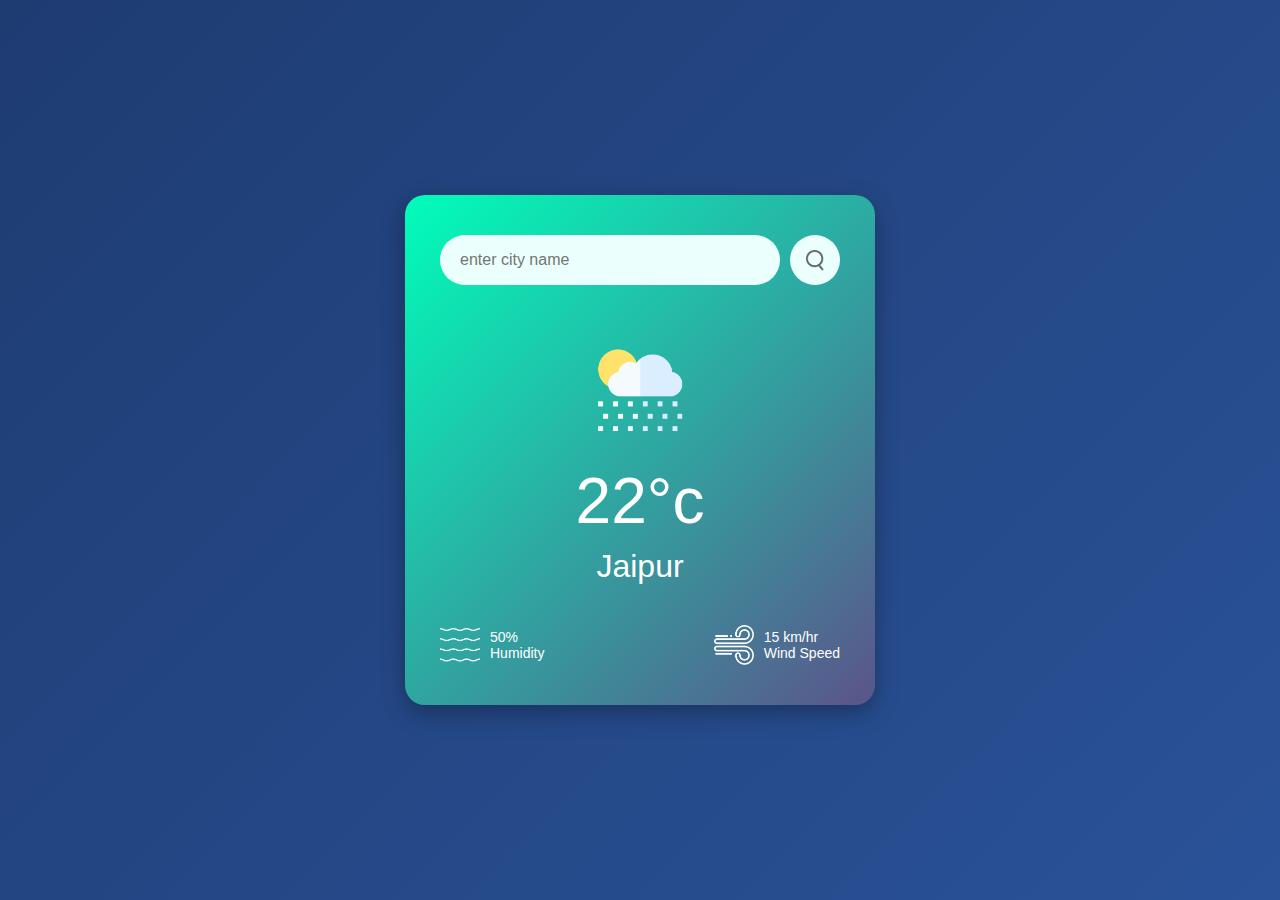
<file: 11_projects/01_weatherApp/index.html>
<!DOCTYPE html>
<html lang="en">
<head>
    <meta charset="UTF-8">
    <meta name="viewport" content="width=device-width, initial-scale=1.0">
    <title>Weather App</title>
    <link rel="stylesheet" href="style.css">
</head>
<body>
   <div class="card">
    <div class="search">
        <input type="text" placeholder="enter city name" spellcheck="false">
        <button> 
            <img src="images/search.png" alt="search icon">
        </button>
    </div>
    <div class="weather">
        <img src="images/rain.png" class="weather-icon">
        <h1 class="temp">22°c </h1>
        <h2 class="city">Jaipur</h2>
    </div>
    <div class="details">
    <div class="col">
        <img src="images/humidity.png">
        <div>
            <p class="humidity">50%</p>
            <p>Humidity</p>
        </div>
    </div>
    <div class="col">
        <img src="images/wind.png">
        <div>
            <p class="wind">15 km/hr</p>
            <p>Wind Speed</p>
        </div>
    </div>
</div>

</body>
</html>
</file>
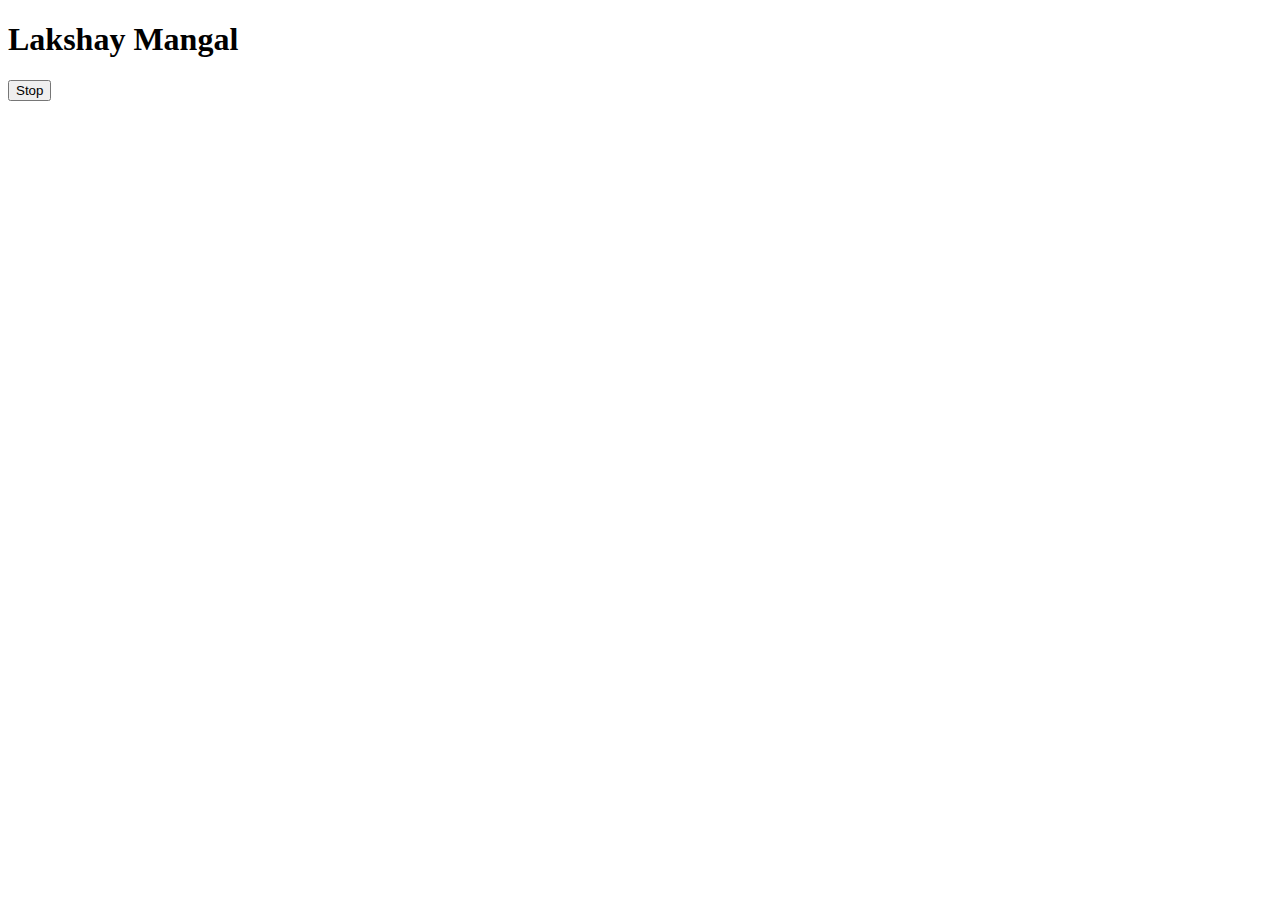
<file: 2_two.html>
<!DOCTYPE html>
<html lang="en">
<head>
    <meta charset="UTF-8">
    <meta name="viewport" content="width=device-width, initial-scale=1.0">
    <title>set-timeout , set-interval and clear-timeout</title>
</head>
<body>
    <h1> Lakshay Mangal</h1>
    <button id="stop"> Stop</button>
</body>
<script> 

const sayHello =function(){
    console.log("Hello World");
    
}
// setTimeout(() => {
//     console.log("Luke Mars");
// }, 2000); 
setTimeout(sayHello, 2000);
//timeout mein utne time ke baad cheez ko karenge
//interval mein har utne time ke baad cheez ko repeat karenge jaise har 2 sec mein update
const changeText = function(){
    document.querySelector('h1').innerHTML="Luke Mars"

}
const changeMe=setTimeout(changeText,2000)
document.querySelector("#stop").addEventListener('click',(e)=>{
    clearTimeout(changeMe);
    console.log("text change stopped");
    
})
</script>
</html>
</file>
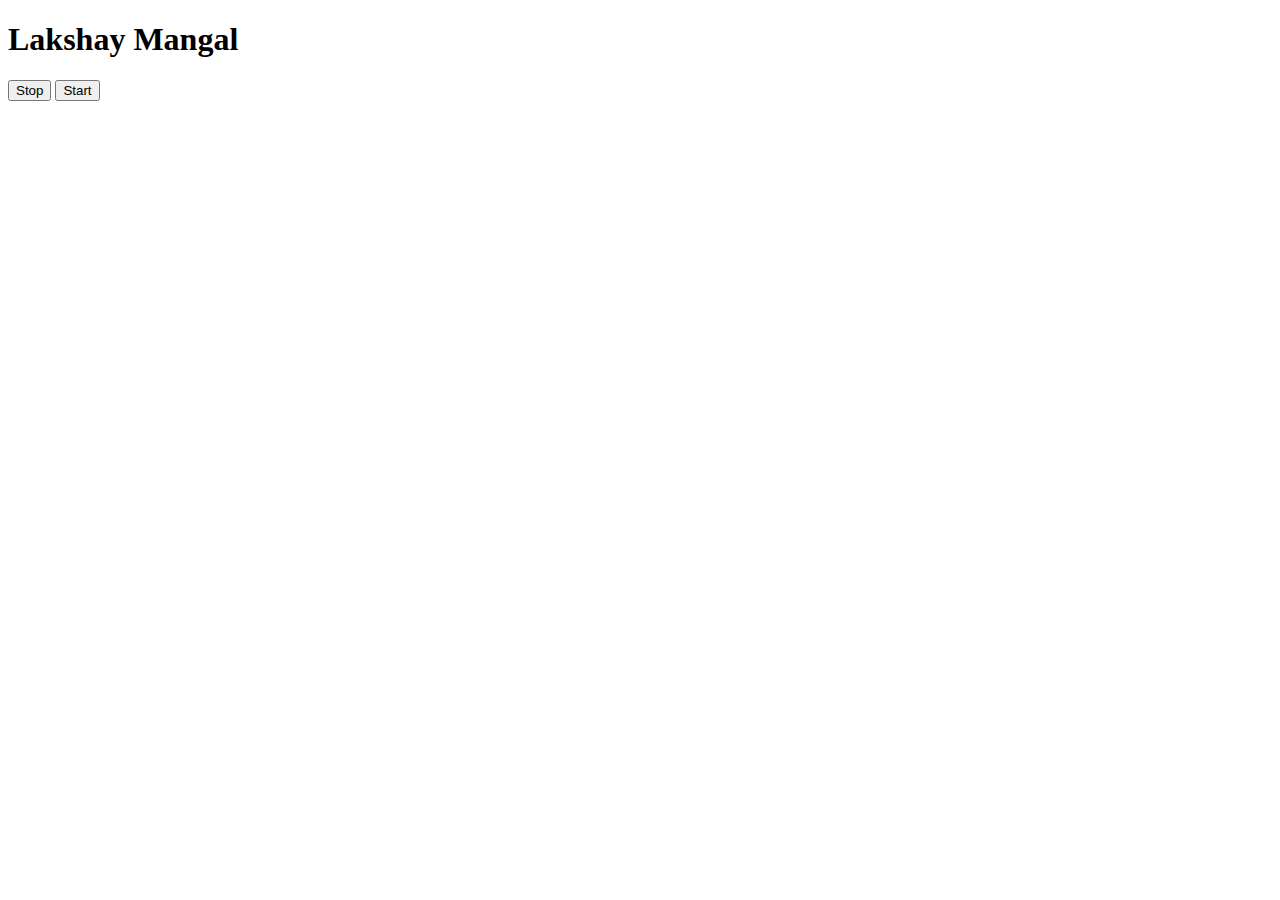
<file: 3_three.html>
<!DOCTYPE html>
<html lang="en">
<head>
    <meta charset="UTF-8">
    <meta name="viewport" content="width=device-width, initial-scale=1.0">
    <title> Test</title>
</head>
<body>
    <h1> Lakshay Mangal</h1>
    <button id="stop"> Stop</button>
    <button id="start"> Start</button>
</body>


<script> 

const sayHello =function(){
    console.log("Hello World");
    
}   
 let count =1;

let firstSet = null;
document.querySelector("#start").addEventListener('click',()=>{
            if(firstSet){ clearInterval(firstSet)};
     firstSet=setInterval((str) => {
    console.log(`Lakshay ${str} ${count} ${Date.now()}`)
    count++;
}, 1000,"hi");
    console.log("started");
})
document.querySelector('#stop').addEventListener('click',()=>{
    clearInterval(firstSet);
    console.log("Stopped");
    
})
</script>
</html>
</file>
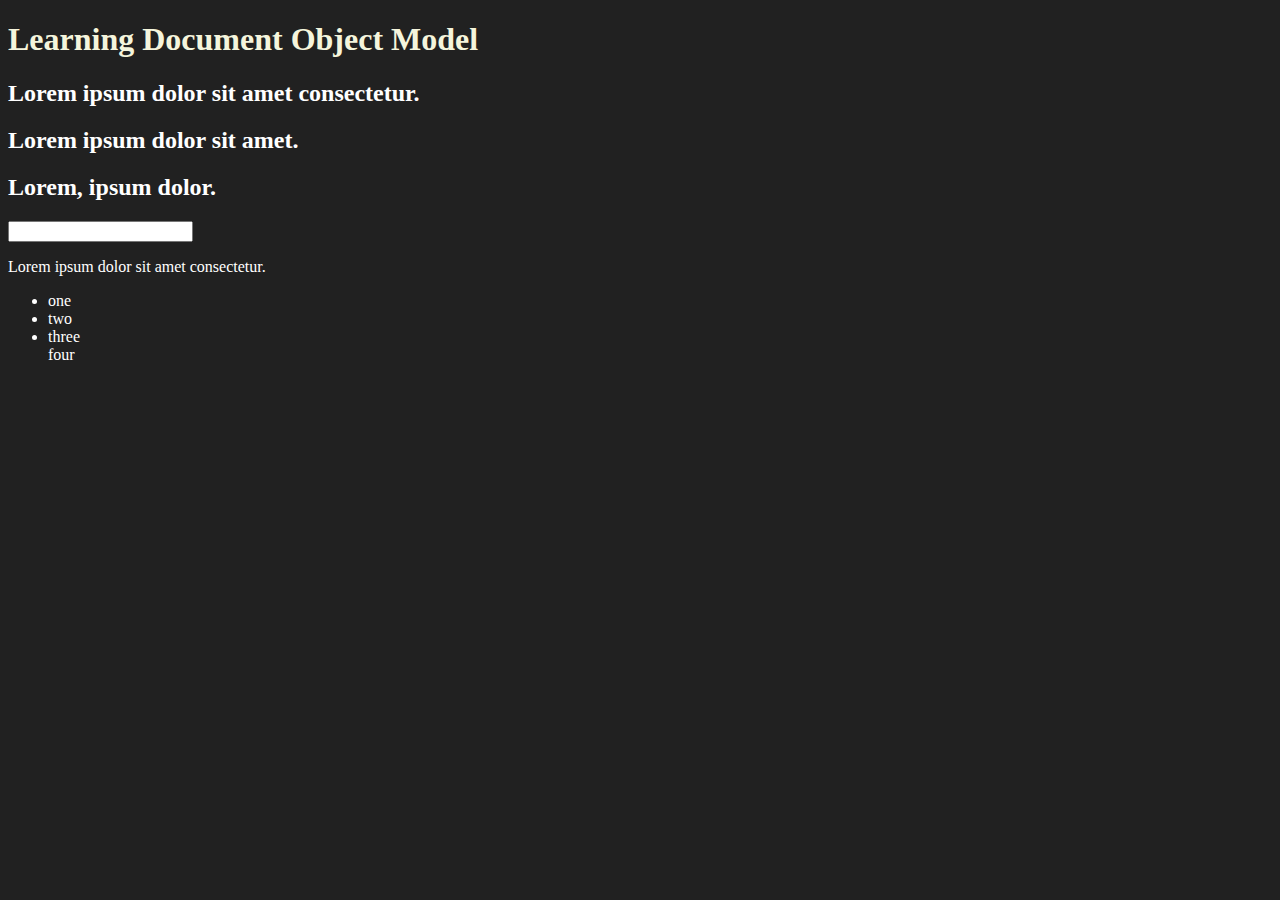
<file: 06_dom/01_one.html>
<!DOCTYPE html>
<html lang="en">
<head>
    <meta charset="UTF-8">
    <meta name="viewport" content="width=device-width, initial-scale=1.0">
    <title>DOM learning</title>
    <style> 
        .bg-black{
            background-color: #212121;
            color: #fff;
        }
     </style>
</head>
<body class="bg-black">
    <div ></div>
    <h1 id="title" class="heading" style="color :beige">Learning Document Object Model
        <span style="display: none;"> test text</span> </h1>
    <h2> Lorem ipsum dolor sit amet consectetur.</h2>
    <h2>Lorem ipsum dolor sit amet.</h2>
    <h2> Lorem, ipsum dolor.</h2>
        <input type="password" name="" id="">
    <p> Lorem ipsum dolor sit amet consectetur. </p>
    <ul>
        <li  class="listItem"> one</li>
        <li class="listItem" >two</li>
        <li class="listItem">three</li>
        <l1  class="listItem"> four</l1>
    </ul>
</body>
</html>
</file>
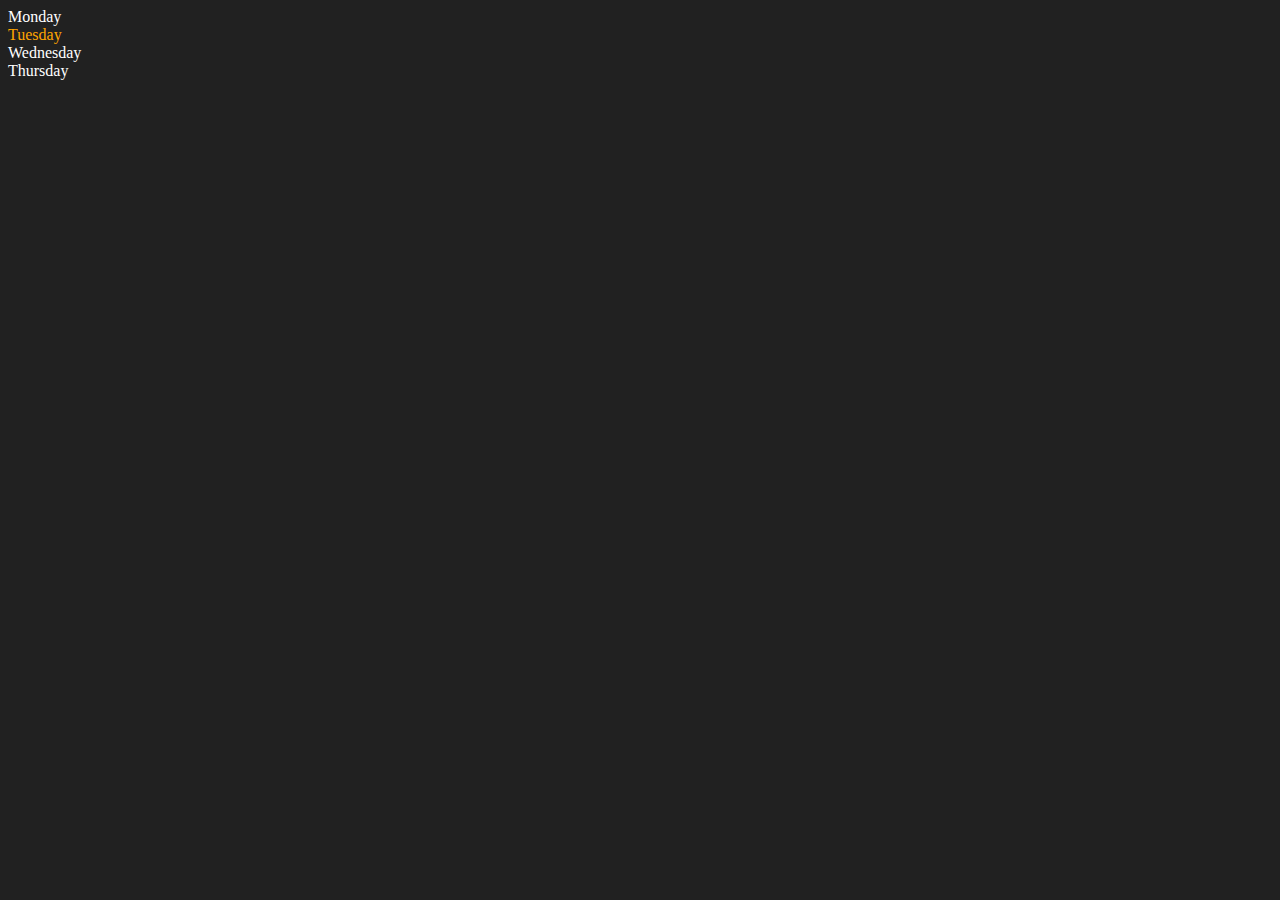
<file: 06_dom/02_two.html>
<!DOCTYPE html>
<html lang="en">
<head>
        <meta name="viewport" content="width=device-width, initial-scale=1.0">
    <title>DOM - Document Object Model</title>
</head>
<body style="background-color: #212121; color: #fff">
    <div class="parent">
        <!-- This is a comment. it will also increase the no. of nodes in nodeList-->
        <div class="day">Monday</div>
        <div class="day">Tuesday</div>
        <div class="day">Wednesday</div>
        <div class="day">Thursday</div>
    </div>
    
</body>
<script>
   const parent= document.querySelector('.parent')
   console.log(parent);
//    console.log(parent.children[1].innerHTML);  
   
   for (let i = 0; i < parent.children.length; i++) {
    const element = parent.children[i].innerHTML;
    console.log(element);
    
   }
   parent.children[1].style.color="orange"
   console.log(parent.firstElementChild);
   console.log(parent.lastElementChild);
   
 const day1=  document.querySelector(".day");
 console.log(day1);
 console.log(day1.parentElement);
 console.log(day1.nextElementSibling);
 console.log("NODES: ",parent.childNodes);
 
</script>
</html>
</file>
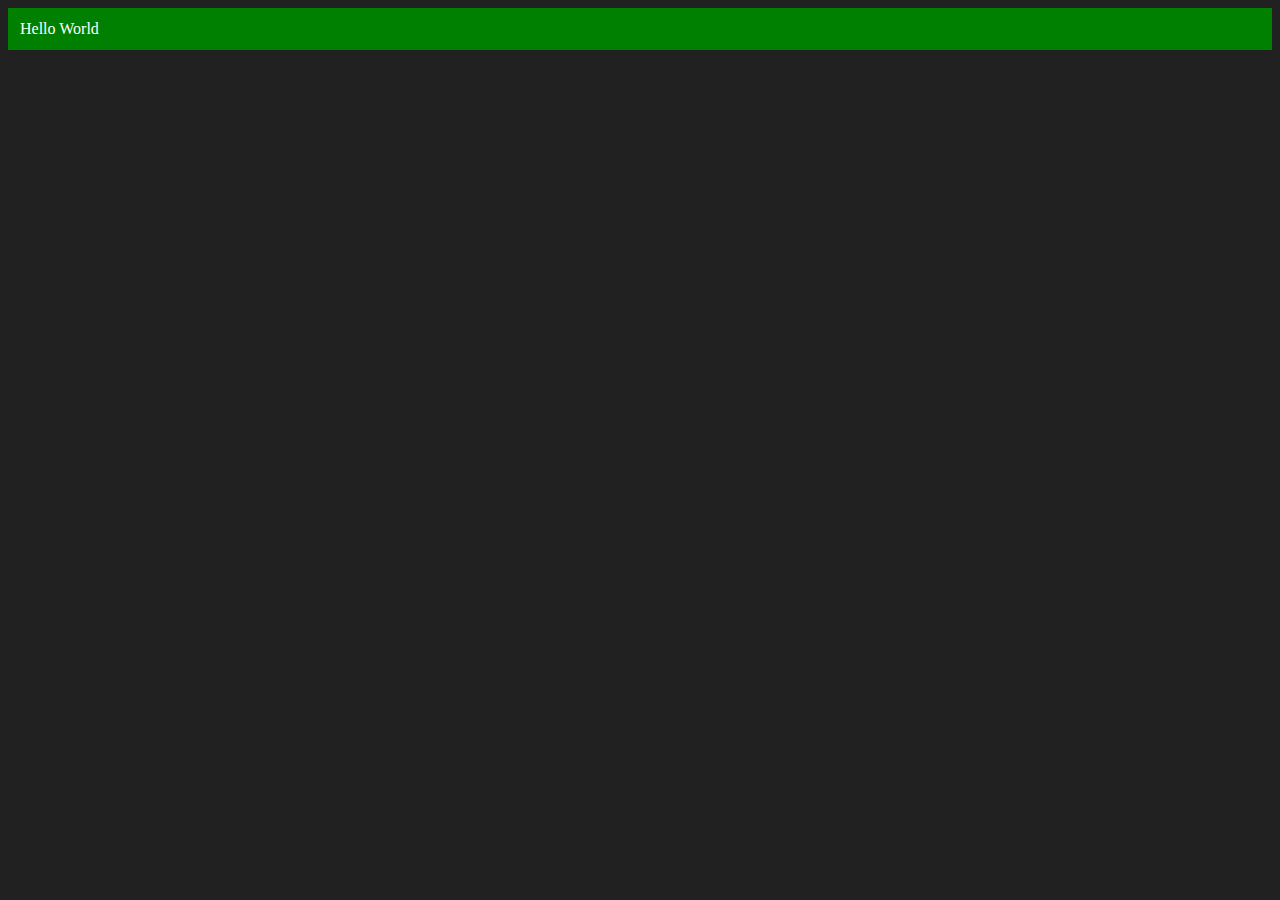
<file: 06_dom/03_three.html>
<!DOCTYPE html>
<html lang="en">
<head>
    <meta charset="UTF-8">
    <meta name="viewport" content="width=device-width, initial-scale=1.0">
    <title>Document Object Model</title>
</head>
<body style="background-color: #212121; color: #fff">  
</body>
<script> 
  const div=   document.createElement('div')
    console.log(div);
     div.className='main'
     div.id= Math.round(Math.random()*10+1)
     div.setAttribute("title", "generatedTitle")
    //  div.innerText="Hello world"; more expensive
   const addText= document.createTextNode("Hello World");
     div.style.backgroundColor="green";
    div.style.padding="12px";
    div.appendChild(addText);  
    document.body.appendChild(div)
     </script>

</html>
</file>
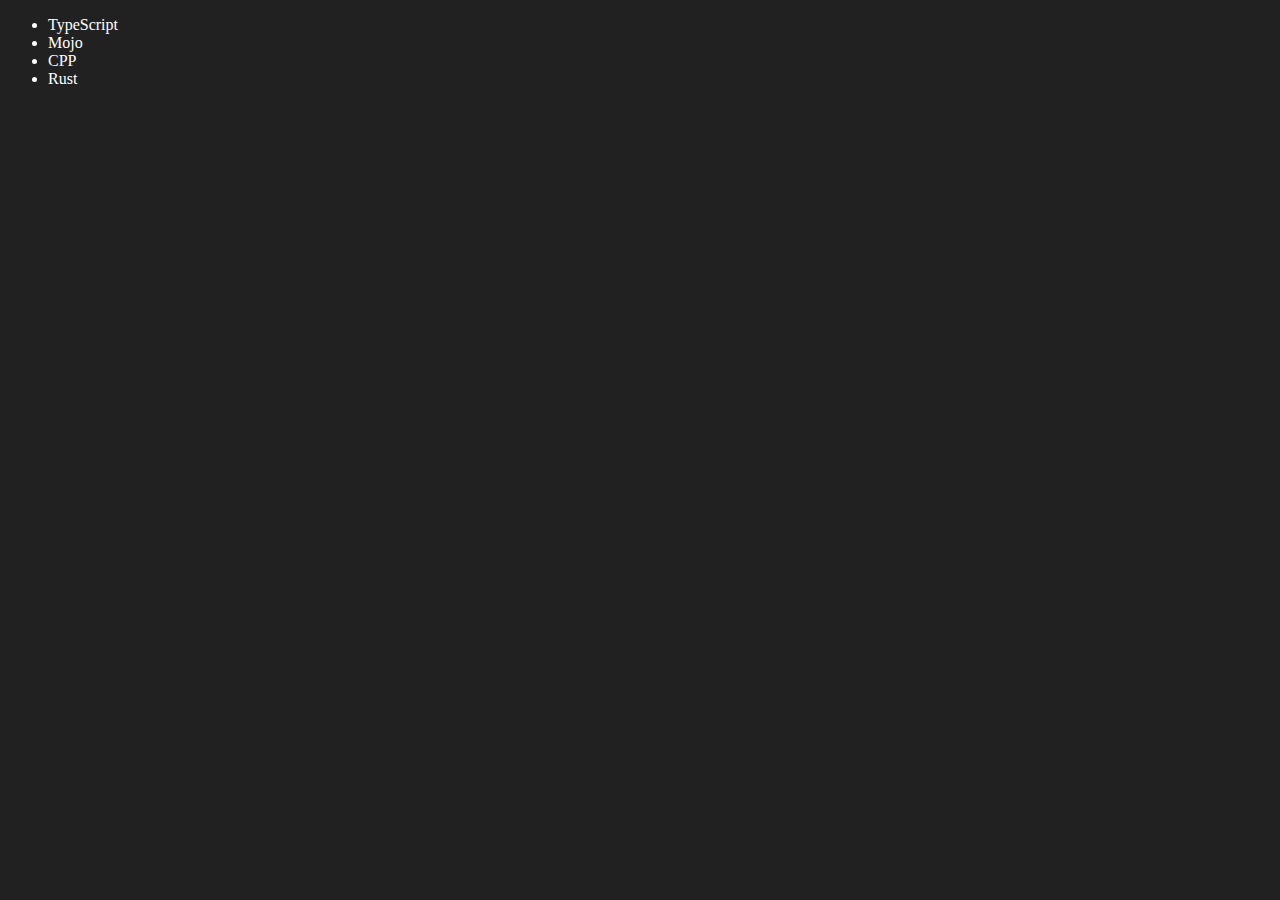
<file: 06_dom/04_four.html>
<!DOCTYPE html>
<html lang="en">
<head>
    <meta charset="UTF-8">
    <meta name="viewport" content="width=device-width, initial-scale=1.0">
    <title>Document Object Model | Edit and Remove Elements</title>
</head>
<body style="background-color: #212121; color:white;">
    <ul class="language">
        <li>JavaScript</li>
        <!-- <li>Python</li>
        <li>Java</li>
        <li>C++</li> -->
    </ul>

</body>
<script> 
function addLanguage(langName){
    const li =document.createElement('li')
    li.innerText=langName;
    document.querySelector( ".language").appendChild(li)
}
function addOptiLanguage(langName){
    const li =document.createElement("li");
    li.appendChild(document.createTextNode(langName));
    document.querySelector('.language').appendChild(li);
}

addLanguage("Python"); 
addLanguage("CPP")
addOptiLanguage("GoLang")

// Editw
  const secondLang=  document.querySelector('li:nth-child(2)')
//  secondLang.innerHTML="Mojo";
    const newLi= document.createElement('li');
    newLi.textContent="Mojo";

    secondLang.replaceWith(newLi);

    const thirdLang= document.querySelector('li:nth-child(3)');
    const anotherLi = document.createElement('li');
    anotherLi.textContent="Rust";
    thirdLang.insertAdjacentElement("afterend",anotherLi);

    //Replace JavaScript with TypeScript
    const firstLang= document.querySelector('li:nth-child(1)');
    // firstLang.innerHTML="ChoiceScript"  
    
    
    // finalLi= document.createElement('li');
    // finalLi.textContent="ChoiceScript";
    // firstLang.replaceWith(finalLi);
    firstLang.outerHTML="<li>TypeScript</li>"

    //Remove an Element;
    const lastLang = document.querySelector('li:last-child')
    lastLang.remove()
    
    </script>
    
</html>
</file>
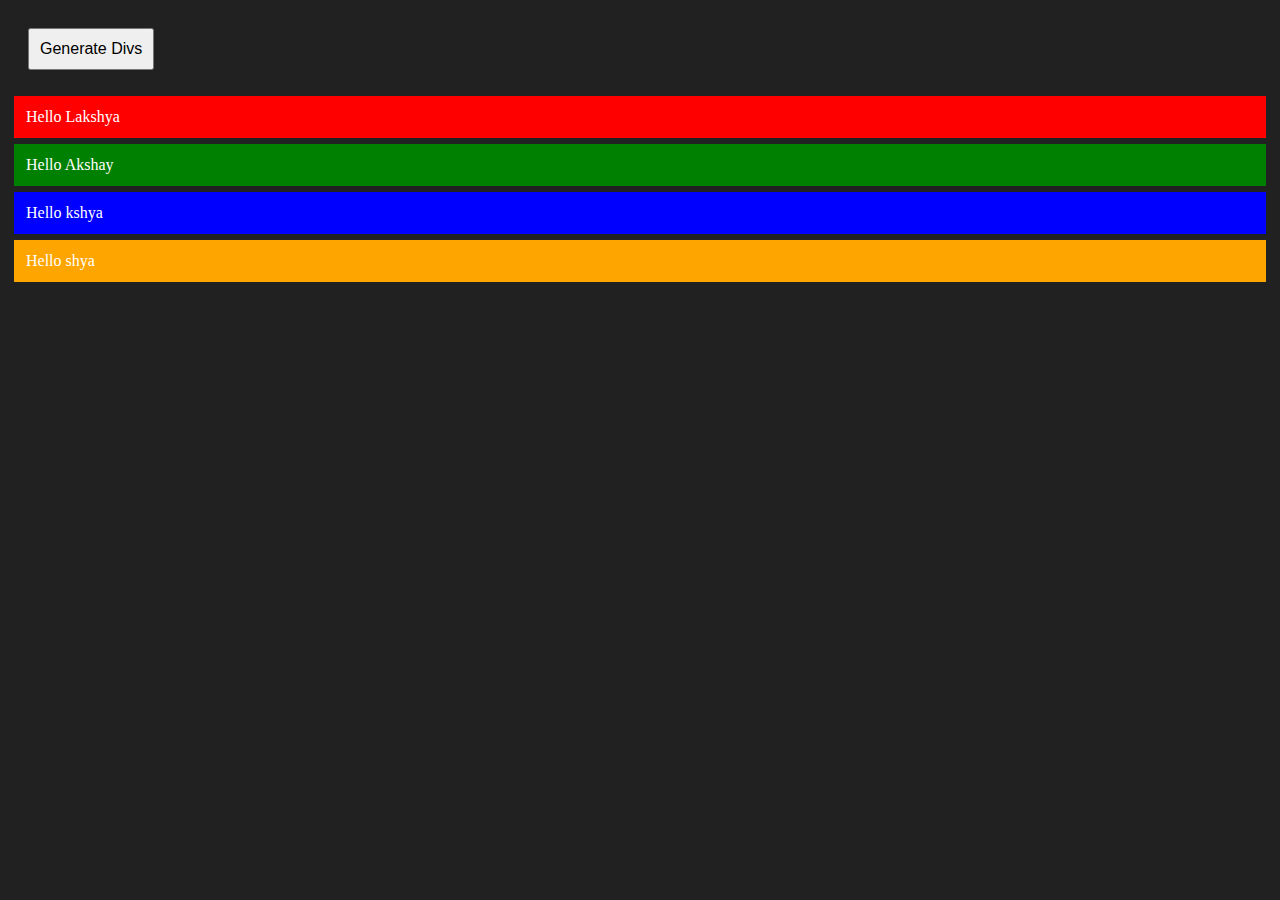
<file: 06_dom/practice.html>
<!DOCTYPE html>
<html lang="en">
<head>
    <meta charset="UTF-8">
    <meta name="viewport" content="width=device-width, initial-scale=1.0">
    <title>Document</title>
</head>
<body style="background-color: #212121; color: #fff">
    <button onclick="addDiv(colorArray,nameArray)" style="margin:20px; padding:10px; font-size:16px;">
        Generate Divs

    </button>
</body>
<script>
     let colorArray= ["red","green","blue","orange"];
     let nameArray =["Lakshya", "Akshay","kshya","shya"]
    function addDiv(colors,names){
        let limit = Math.min(colors.length, names.length);
        for(let i=0;i< limit;i++) {
            const div= document.createElement('div');
        div.className = 'main';
        div.id= Math.round(Math.random()*10+1);
        div.setAttribute("title","Practice");
        //div.textContent= `Hello ${name}`;
        const addText= document.createTextNode(`Hello ${names[i]}`);
        div.appendChild(addText);

        div.style.backgroundColor= colors[i];
        div.style.padding="12px";
        div.style.margin="6px";
        document.body.appendChild(div);
        }
    }
    addDiv(colorArray, nameArray);

</script>
</html>
</file>
<file: 11_projects/01_weatherApp/style.css>
* {
    margin: 0;
    padding: 0;
    box-sizing: border-box;
    font-family: 'Poppins', sans-serif;
}

body {
    background: linear-gradient(135deg, #1e3c72, #2a5298);
    display: flex;
    justify-content: center;
    align-items: center;
    min-height: 100vh;
}

.card {
    width: 90%;
    max-width: 470px;
    background: linear-gradient(135deg, #00feba, #5b548a);
    color: #fff;
    border-radius: 20px;
    padding: 40px 35px;
    text-align: center;
    box-shadow: 0 8px 25px rgba(0, 0, 0, 0.3);
}

/* search bar */
.search {
    width: 100%;
    display: flex;
    align-items: center;
    justify-content: center;
    margin-bottom: 25px;
}

.search input {
    flex: 1;
    border: 0;
    outline: 0;
    background: #ebfffc;
    color: #333;
    padding: 10px 20px;
    height: 50px;
    border-radius: 25px;
    font-size: 16px;
    margin-right: 10px;
}

.search button {
    border: none;
    outline: none;
    background: #ebfffc;
    border-radius: 50%;
    width: 50px;
    height: 50px;
    cursor: pointer;
    display: flex;
    align-items: center;
    justify-content: center;
    transition: 0.2s ease;
}

.search button:hover {
    background: #d6f5f2;
}

.search button img {
    width: 18px;
}

/* weather info */
.weather-icon {
    width: 120px;
    margin-top: 20px;
}

.weather h1 {
    font-size: 64px;
    font-weight: 500;
    margin: 10px 0;
}

.weather h2 {
    font-size: 32px;
    font-weight: 400;
}

/* details section */
.details {
    display: flex;
    justify-content: space-between;
    margin-top: 40px;
}

.col {
    display: flex;
    align-items: center;
    text-align: left;
}

.col img {
    width: 40px;
    margin-right: 10px;
}

.col p {
    font-size: 14px;
}
</file>
